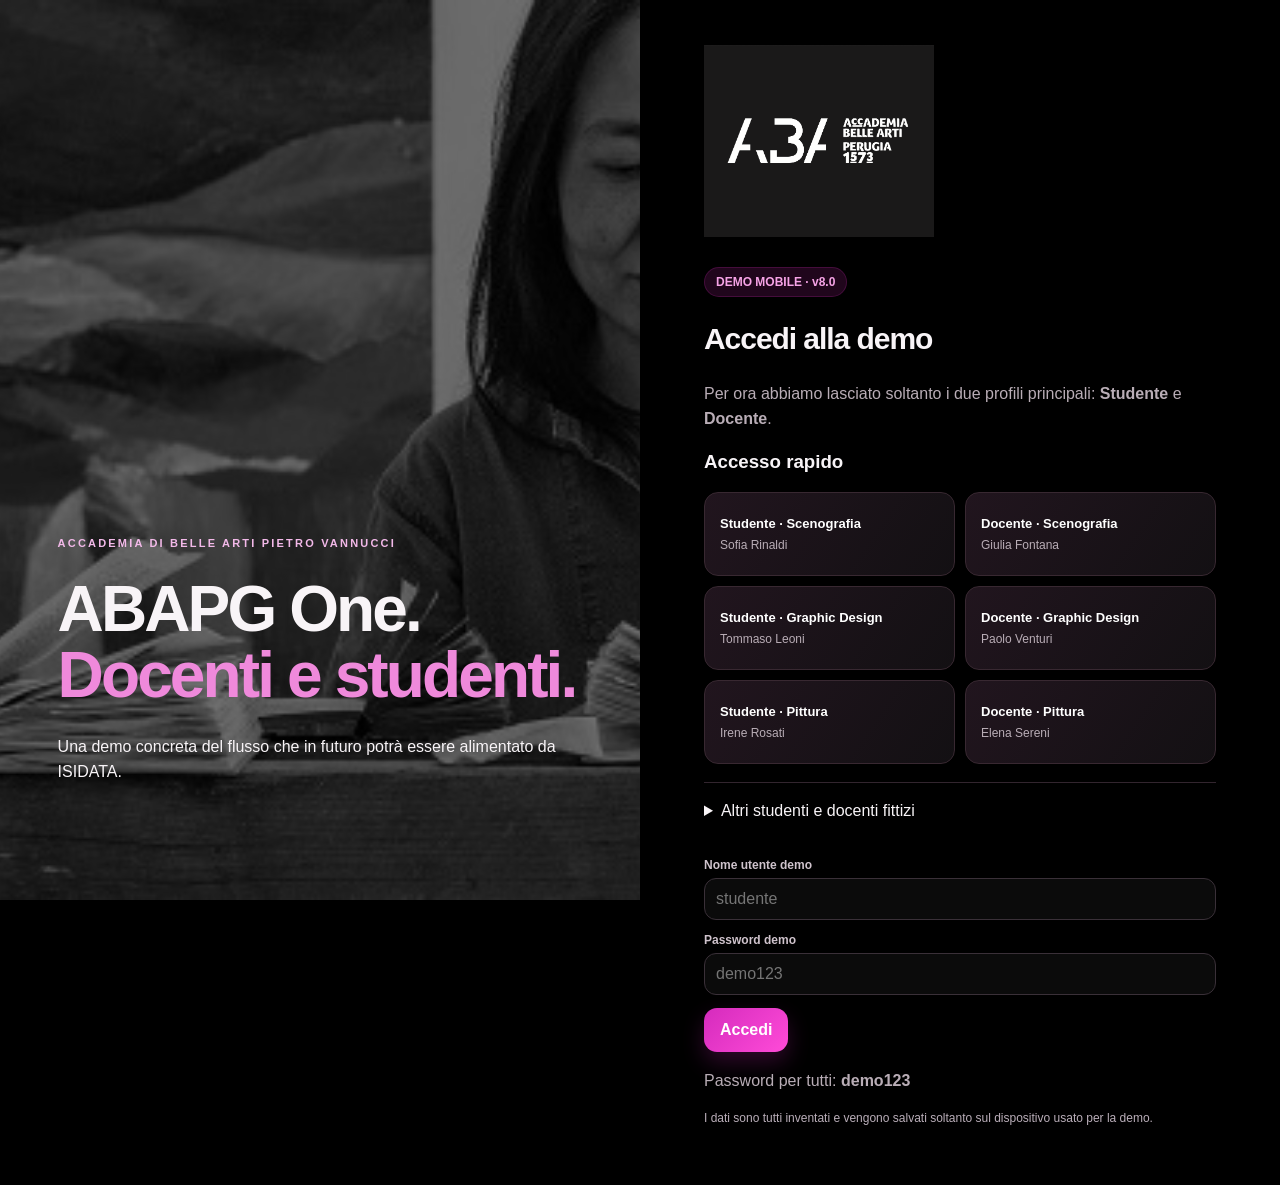
<file: index.html>
<!DOCTYPE html>
<html lang="it">
<head>
<meta charset="utf-8">
<meta name="viewport" content="width=device-width, initial-scale=1, viewport-fit=cover">
<title>ABAPG One — Demo Docente + Studente</title>
<meta name="theme-color" content="#000000">
<meta name="description" content="ABAPG One: demo mobile con accesso simulato per docenti e studenti.">
<meta name="apple-mobile-web-app-capable" content="yes">
<meta name="apple-mobile-web-app-status-bar-style" content="black-translucent">
<meta name="apple-mobile-web-app-title" content="ABAPG One">
<link rel="icon" type="image/png" href="assets/app-icon.png">
<link rel="apple-touch-icon" href="assets/apple-touch-icon.png">
<link rel="manifest" href="manifest.webmanifest">
<link rel="stylesheet" href="theme.css?v=8.0">
<link rel="stylesheet" href="app.css?v=8.0">
<script defer src="vendor/qrcode.js"></script>
<script defer src="vendor/jsQR.js"></script>
<script defer src="presence-core.js?v=8.0"></script>
<script defer src="mock-isidata.js?v=8.0"></script>
<script defer src="presence-ui.js?v=8.0"></script>
<script defer src="app-lite.js?v=8.0"></script>
</head>
<body>
<div id="appRoot"></div>
<noscript><p>Per usare la demo ABAPG One devi abilitare JavaScript.</p></noscript>
</body>
</html>
</file>
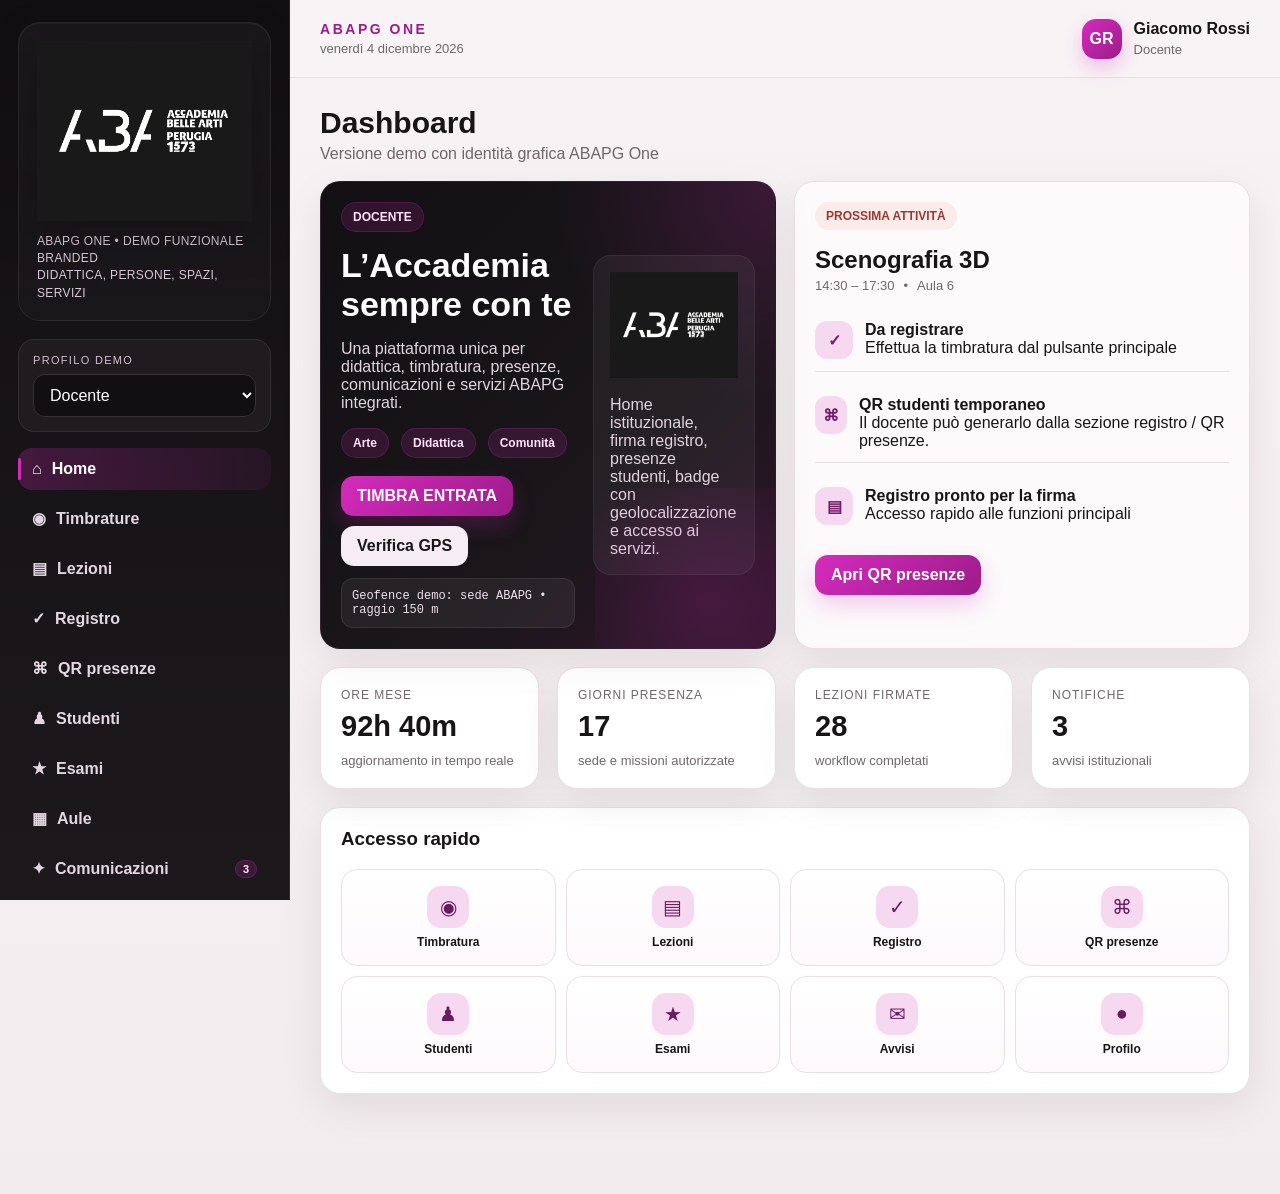
<file: ABAPG_One_GitHub_Pages/index.html>
<!DOCTYPE html>
<html lang="it">
<head>
<meta charset="utf-8" />
<meta name="viewport" content="width=device-width, initial-scale=1, viewport-fit=cover" />
<title>ABAPG One — Demo branded</title>
<link rel="icon" type="image/png" href="assets/app-icon.png" />
<style>
:root{
  --bg:#f5f1ef;
  --panel:#ffffff;
  --panel-soft:#fcfafb;
  --ink:#171515;
  --muted:#706768;
  --line:#eadfe2;
  --brand:#121012;
  --brand-2:#1b181b;
  --accent:#d52bbd;
  --accent-2:#9c1c89;
  --accent-soft:#f6d8f1;
  --ok:#357255;
  --warn:#a96d1e;
  --danger:#b23a31;
  --radius:20px;
  --shadow:0 12px 40px rgba(18,18,18,.08);
}
*{box-sizing:border-box}
body{margin:0;background:linear-gradient(180deg,#f7f2f4 0%,#f2ecee 100%);color:var(--ink);font-family:Inter,-apple-system,BlinkMacSystemFont,"Segoe UI",Roboto,Arial,sans-serif}
button,input,select,textarea{font:inherit} button{cursor:pointer} a{text-decoration:none;color:inherit}
.app{min-height:100vh;display:grid;grid-template-columns:290px 1fr}
.sidebar{position:sticky;top:0;height:100vh;background:linear-gradient(180deg,#120f12 0%,#1c181c 100%);color:#fff;padding:22px 18px;border-right:1px solid rgba(255,255,255,.08);overflow:auto}
.brandCard{padding:18px;border-radius:22px;background:linear-gradient(180deg,rgba(255,255,255,.04),rgba(255,255,255,.02));border:1px solid rgba(255,255,255,.07);margin-bottom:18px;box-shadow:inset 0 1px 0 rgba(255,255,255,.04)}
.brandLogo{width:100%;display:block;filter:drop-shadow(0 8px 24px rgba(0,0,0,.28))}
.brandSub{margin-top:12px;color:#d9c8d7;font-size:12px;line-height:1.45;letter-spacing:.03em;text-transform:uppercase}
.rolebox{padding:14px;background:#1f1b1f;border:1px solid rgba(255,255,255,.08);border-radius:16px;margin-bottom:16px}
.rolebox label{display:block;font-size:11px;color:#d2bfd0;margin-bottom:8px;text-transform:uppercase;letter-spacing:.12em}
.rolebox select{width:100%;background:#110f11;color:#fff;border:1px solid #373037;padding:11px 12px;border-radius:12px}
.nav{display:grid;gap:7px}
.nav button{position:relative;border:0;background:transparent;color:#e3d7e2;padding:12px 14px;border-radius:14px;text-align:left;font-weight:600;display:flex;align-items:center;gap:10px}
.nav button:hover,.nav button.active{background:linear-gradient(90deg,rgba(213,43,189,.24),rgba(213,43,189,.08));color:#fff}
.nav button.active:before{content:"";position:absolute;left:0;top:10px;bottom:10px;width:3px;border-radius:999px;background:var(--accent)}
.badge{margin-left:auto;background:rgba(213,43,189,.18);border:1px solid rgba(213,43,189,.24);color:#ffe9fb;padding:2px 7px;border-radius:999px;font-size:11px}
.sync{margin-top:18px;padding:14px;border-radius:16px;background:rgba(255,255,255,.04);border:1px solid rgba(255,255,255,.08);font-size:12px;color:#eadcea}
.sync .dot{display:inline-block;width:9px;height:9px;border-radius:50%;background:var(--accent);margin-right:7px;box-shadow:0 0 0 5px rgba(213,43,189,.12)}
.sync small{display:block;color:#cfbdcc;margin-top:5px;line-height:1.45}
.iconPreview{margin-top:16px;padding:12px;border-radius:16px;background:rgba(255,255,255,.035);border:1px solid rgba(255,255,255,.08);text-align:center}
.iconPreview img{width:72px;height:72px;border-radius:18px;box-shadow:0 12px 28px rgba(0,0,0,.35)}
.iconPreview span{display:block;margin-top:8px;font-size:11px;letter-spacing:.14em;color:#d0c3cf;text-transform:uppercase}
.main{min-width:0}.top{height:78px;display:flex;align-items:center;justify-content:space-between;padding:0 30px;border-bottom:1px solid var(--line);background:rgba(248,244,246,.9);backdrop-filter:blur(14px);position:sticky;top:0;z-index:10}
.topTitle{font-size:14px;letter-spacing:.18em;text-transform:uppercase;color:var(--accent-2);font-weight:700}.top .sub{font-size:13px;color:var(--muted);margin-top:4px}
.user{display:flex;align-items:center;gap:12px}.avatar{width:40px;height:40px;border-radius:14px;background:linear-gradient(135deg,var(--accent),var(--accent-2));color:white;display:grid;place-items:center;font-weight:800;box-shadow:0 8px 20px rgba(213,43,189,.28)}
.content{padding:28px 30px 100px;max-width:1500px;margin:auto}.grid{display:grid;gap:18px}.g2{grid-template-columns:repeat(2,minmax(0,1fr))}.g3{grid-template-columns:repeat(3,minmax(0,1fr))}.g4{grid-template-columns:repeat(4,minmax(0,1fr))}
.card{background:var(--panel);border:1px solid var(--line);border-radius:var(--radius);padding:20px;box-shadow:var(--shadow)}.card.soft{background:var(--panel-soft)}.card h2,.card h3{margin-top:0}
.hero{background:radial-gradient(circle at top right,rgba(213,43,189,.18),transparent 34%),linear-gradient(135deg,#121012 0%,#1a161a 64%,#31162c 100%);color:#fff;border:1px solid rgba(255,255,255,.06);overflow:hidden;position:relative}.hero:after{content:"";position:absolute;right:-40px;bottom:-60px;width:220px;height:220px;background:radial-gradient(circle,rgba(213,43,189,.16),rgba(213,43,189,0));pointer-events:none}.hero p{color:#e1d4df}
.heroSplit{display:grid;grid-template-columns:1.3fr .9fr;gap:18px;align-items:center}.heroVisual{padding:16px;border-radius:18px;background:rgba(255,255,255,.05);border:1px solid rgba(255,255,255,.06)}.heroLogo{max-width:280px;width:100%;display:block}.heroMeta{display:flex;gap:12px;flex-wrap:wrap;margin-top:16px}
.pill{display:inline-flex;align-items:center;gap:7px;padding:7px 11px;border-radius:999px;background:#eee;font-size:12px;font-weight:700}.pill.magenta{background:rgba(213,43,189,.15);color:#ffe3fb;border:1px solid rgba(213,43,189,.2)}.pill.green{background:#e8f2ed;color:#295f46}.pill.orange{background:#fff3e2;color:#8b5715}.pill.red{background:#f9ece9;color:#973a31}
.btn{border:0;border-radius:13px;padding:11px 16px;font-weight:700;transition:.18s transform,.18s box-shadow}.btn:hover{transform:translateY(-1px)}.btn.primary{background:linear-gradient(135deg,var(--accent),var(--accent-2));color:#fff;box-shadow:0 10px 22px rgba(213,43,189,.22)}.btn.success{background:var(--ok);color:#fff}.btn.danger{background:var(--danger);color:#fff}.btn.light{background:#f6edf4;color:#171717}.btn.outline{background:#fff;border:1px solid var(--line);color:var(--ink)}
.miniActions{display:flex;gap:10px;flex-wrap:wrap;margin-top:18px}.kpi .label{font-size:12px;color:var(--muted);text-transform:uppercase;letter-spacing:.08em}.kpi .value{font-size:29px;font-weight:800;margin-top:8px}.kpi .sub{margin-top:10px;color:var(--muted);font-size:13px}
.meta{display:flex;gap:9px;flex-wrap:wrap;color:var(--muted);font-size:13px}.geo{font-family:ui-monospace,SFMono-Regular,Menlo,monospace;font-size:12px;background:#faf5f9;border:1px solid #efd7eb;border-radius:12px;padding:10px;margin-top:12px;color:#453b43}.hero .geo{background:rgba(255,255,255,.06);border-color:rgba(255,255,255,.08);color:#ede1eb}
.table{width:100%;border-collapse:collapse}.table th,.table td{padding:12px 10px;border-bottom:1px solid var(--line);text-align:left}.table th{font-size:12px;color:var(--muted);text-transform:uppercase;letter-spacing:.06em}
.status{font-size:12px;font-weight:700;padding:5px 8px;border-radius:999px;display:inline-block}.status.ok{background:#e8f2ed;color:#295f46}.status.warn{background:#fff2de;color:#8a5416}.status.off{background:#f0f0ef;color:#5f5c57}
.attendance{display:flex;justify-content:space-between;align-items:center;padding:13px 0;border-bottom:1px solid var(--line)}.student{display:flex;gap:10px;align-items:center}.initial{width:36px;height:36px;border-radius:12px;background:#fae8f7;display:grid;place-items:center;font-weight:800;color:#631d57}
.toggle{width:48px;height:28px;border-radius:999px;border:0;background:#dccbd8;position:relative}.toggle:after{content:"";position:absolute;width:22px;height:22px;border-radius:50%;background:#fff;top:3px;left:3px;transition:.2s}.toggle.on{background:var(--ok)}.toggle.on:after{left:23px}
.field{margin:13px 0}.field label{display:block;font-size:12px;font-weight:700;color:#5b544a;margin-bottom:6px}.field input,.field textarea,.field select{width:100%;border:1px solid #e3cde0;border-radius:12px;padding:11px;background:white}.field textarea{min-height:95px}
.sectionTitle{margin-bottom:18px}.sectionTitle h2{margin:0;font-size:30px}.sectionTitle p{margin:5px 0 0;color:var(--muted)}
.notice{background:white;border:1px solid var(--line);border-left:4px solid var(--accent);border-radius:0 14px 14px 0;padding:14px;margin:12px 0}.room{display:flex;justify-content:space-between;gap:10px;align-items:center;padding:14px 0;border-bottom:1px solid var(--line)}
.modal{position:fixed;inset:0;background:rgba(12,12,12,.55);display:none;align-items:center;justify-content:center;padding:20px;z-index:20}.modal.open{display:flex}.modalbox{background:white;border-radius:24px;padding:22px;width:min(620px,100%);box-shadow:0 30px 80px rgba(0,0,0,.28)}.close{float:right;border:0;background:#f7eff5;border-radius:10px;padding:8px 10px}
.progress{height:9px;border-radius:999px;background:#f1e2ee;overflow:hidden}.progress span{display:block;height:100%;background:linear-gradient(90deg,var(--accent),var(--accent-2))}.quick{display:grid;grid-template-columns:repeat(4,1fr);gap:10px}.quick button{text-align:center;border:1px solid var(--line);background:linear-gradient(180deg,#fff,#fdf9fc);border-radius:16px;padding:16px 10px;color:var(--ink)}.quick strong{display:block;margin-top:7px;font-size:12px}.quick .ico{display:inline-grid;place-items:center;width:42px;height:42px;border-radius:14px;background:var(--accent-soft);color:#6a1b5f;font-size:20px}
.splitPanel{display:grid;grid-template-columns:1.2fr .8fr;gap:18px}.featureList{display:grid;gap:12px}.feature{display:flex;gap:12px;align-items:flex-start;padding:12px 0;border-bottom:1px solid var(--line)}.feature:last-child{border-bottom:0}.featureIcon{width:38px;height:38px;border-radius:12px;background:var(--accent-soft);display:grid;place-items:center;color:#741d69;font-weight:800}
.qrBox{display:grid;place-items:center;padding:18px;background:linear-gradient(180deg,#fff,#faf7fb);border:1px solid var(--line);border-radius:18px}.qrSvg{width:220px;height:220px;display:block;background:white;border-radius:12px;box-shadow:0 10px 24px rgba(0,0,0,.06)}.qrMeta{text-align:center;margin-top:12px}.qrTimer{font-size:34px;font-weight:800;color:var(--accent-2)}.cameraBox{border:2px dashed #d9b8d4;border-radius:20px;padding:26px;text-align:center;background:linear-gradient(180deg,#fff,#fdf9fc)}.cameraFrame{width:210px;height:210px;margin:0 auto 16px;border-radius:24px;border:8px solid #221d22;position:relative;background:linear-gradient(135deg,#f9e5f5,#fff)}.cameraFrame:before,.cameraFrame:after{content:"";position:absolute;border:4px solid var(--accent);width:34px;height:34px}.cameraFrame:before{top:12px;left:12px;border-right:0;border-bottom:0}.cameraFrame:after{bottom:12px;right:12px;border-left:0;border-top:0}.cameraCenter{position:absolute;inset:50% auto auto 50%;transform:translate(-50%,-50%);width:82px;height:82px;border-radius:20px;border:3px solid rgba(213,43,189,.55)}
.mobilebar{display:none}
@media(max-width:1120px){.app{grid-template-columns:270px 1fr}.g4,.g3{grid-template-columns:repeat(2,1fr)}.heroSplit,.splitPanel{grid-template-columns:1fr}}
@media(max-width:780px){.app{display:block}.sidebar{display:none}.top{height:auto;padding:16px 18px}.content{padding:18px 14px 92px}.g2,.g3,.g4,.quick{grid-template-columns:1fr}.sectionTitle h2{font-size:24px}.heroSplit{grid-template-columns:1fr}.mobilebar{position:fixed;bottom:0;left:0;right:0;background:rgba(255,255,255,.95);backdrop-filter:blur(10px);border-top:1px solid var(--line);display:grid;grid-template-columns:repeat(5,1fr);z-index:12;padding:8px 5px max(8px,env(safe-area-inset-bottom))}.mobilebar button{border:0;background:transparent;font-size:10px;padding:6px 2px;color:#5d5a54}.mobilebar span{display:block;font-size:18px}.user .name{display:none}.qrSvg{width:190px;height:190px}}
</style>
</head>
<body>
<div class="app">
  <aside class="sidebar">
    <div class="brandCard"><img class="brandLogo" src="assets/logo-completo.png" alt="Logo ABAPG" /><div class="brandSub">ABAPG One • demo funzionale branded<br>Didattica, persone, spazi, servizi</div></div>
    <div class="rolebox"><label>Profilo demo</label><select id="roleSelect"><option value="docente">Docente</option><option value="ata">Personale ATA</option><option value="studente">Studente</option><option value="segreteria">Segreteria</option><option value="admin">Amministratore</option></select></div>
    <nav class="nav" id="desktopNav"></nav>
    <div class="sync"><span class="dot"></span><b>ISIDATA — sandbox demo</b><small>Nessun dato reale viene trasmesso. Questa versione mostra anche il flusso QR per presenze studenti.</small></div>
    <div class="iconPreview"><img src="assets/app-icon.png" alt="Icona app" /><span>App icon</span></div>
  </aside>
  <main class="main">
    <header class="top"><div><div class="topTitle">ABAPG One</div><div class="sub" id="todayText"></div></div><div class="user"><div class="avatar" id="avatar">GR</div><div class="name"><b id="userName">Giacomo Rossi</b><div class="sub" id="roleLabel">Docente</div></div></div></header>
    <section class="content" id="content"></section>
  </main>
</div>
<nav class="mobilebar" id="mobileNav"></nav>
<div class="modal" id="modal"><div class="modalbox"><button class="close" onclick="closeModal()">✕</button><div id="modalContent"></div></div></div>
<script>
const state={role:localStorage.getItem('abapg_role')||'docente',clockedIn:localStorage.getItem('abapg_clocked')==='true',clockTime:localStorage.getItem('abapg_clock_time')||null,signedLesson:localStorage.getItem('abapg_signed_lesson')==='true',attendance:JSON.parse(localStorage.getItem('abapg_att')||'{"1":true,"2":true,"3":false,"4":true,"5":true,"6":false,"7":true,"8":true}'),page:'home'};
const users={docente:{name:'Giacomo Rossi',initials:'GR',label:'Docente'},ata:{name:'Laura Bianchi',initials:'LB',label:'Personale ATA'},studente:{name:'Matteo Verdi',initials:'MV',label:'Studente'},segreteria:{name:'Elena Conti',initials:'EC',label:'Segreteria'},admin:{name:'Amministratore ABAPG',initials:'AA',label:'Amministratore'}};
const menus={docente:[['home','⌂','Home'],['presenze','◉','Timbrature'],['lezioni','▤','Lezioni'],['registro','✓','Registro'],['qrDocente','⌘','QR presenze'],['studenti','♟','Studenti'],['esami','★','Esami'],['aule','▦','Aule'],['comunicazioni','✦','Comunicazioni'],['profilo','●','Profilo']],ata:[['home','⌂','Home'],['presenze','◉','Timbrature'],['richieste','▤','Ferie e permessi'],['documenti','▣','Documenti'],['comunicazioni','✦','Comunicazioni'],['profilo','●','Profilo']],studente:[['home','⌂','Home'],['lezioni','▤','Lezioni'],['firmaQr','⌘','Firma lezione QR'],['presenzeStud','✓','Presenze'],['esami','★','Esami'],['piano','▦','Piano studi'],['pagamenti','€','Pagamenti'],['documenti','▣','Documenti'],['comunicazioni','✦','Comunicazioni'],['profilo','●','Profilo']],segreteria:[['home','⌂','Cruscotto'],['persone','♟','Persone'],['didattica','▤','Didattica'],['presenze','◉','Presenze'],['aule','▦','Aule'],['comunicazioni','✦','Comunicazioni'],['report','▣','Report'],['profilo','●','Profilo']],admin:[['home','⌂','Cruscotto'],['utenti','♟','Utenti e ruoli'],['integrazioni','⇄','Integrazioni'],['presenze','◉','Presenze'],['aule','▦','Aule'],['comunicazioni','✦','Comunicazioni'],['audit','▣','Audit log'],['config','⚙','Configurazione']]};
const students=[['1','Alessia Rossi','AB1234'],['2','Luca Bianchi','AB1251'],['3','Giulia Verdi','AB1272'],['4','Marco Neri','AB1290'],['5','Sara Conti','AB1304'],['6','Davide Moretti','AB1311'],['7','Elisa Ricci','AB1328'],['8','Andrea Galli','AB1340']];
document.getElementById('todayText').textContent=new Intl.DateTimeFormat('it-IT',{weekday:'long',day:'numeric',month:'long',year:'numeric'}).format(new Date());
function nav(){const items=menus[state.role];document.getElementById('desktopNav').innerHTML=items.map(x=>`<button class="${state.page===x[0]?'active':''}" onclick="go('${x[0]}')"><span>${x[1]}</span>${x[2]}${x[0]==='comunicazioni'?'<span class="badge">3</span>':''}</button>`).join('');document.getElementById('mobileNav').innerHTML=items.slice(0,5).map(x=>`<button onclick="go('${x[0]}')"><span>${x[1]}</span>${x[2]}</button>`).join('')}
function setRole(role){state.role=role;state.page='home';localStorage.setItem('abapg_role',role);const u=users[role];document.getElementById('userName').textContent=u.name;document.getElementById('avatar').textContent=u.initials;document.getElementById('roleLabel').textContent=u.label;document.getElementById('roleSelect').value=role;nav();render()}
document.getElementById('roleSelect').addEventListener('change',e=>setRole(e.target.value));
function go(p){state.page=p;nav();render();window.scrollTo({top:0,behavior:'smooth'})}
function title(t,s=''){return `<div class="sectionTitle"><h2>${t}</h2>${s?`<p>${s}</p>`:''}</div>`}
function render(){document.getElementById('content').innerHTML=(pages[state.page]||pages.home)()}
function clock(){const now=new Date();if(!state.clockedIn){state.clockedIn=true;state.clockTime=now.toLocaleTimeString('it-IT',{hour:'2-digit',minute:'2-digit'})}else{state.clockedIn=false}localStorage.setItem('abapg_clocked',state.clockedIn);if(state.clockTime)localStorage.setItem('abapg_clock_time',state.clockTime);render()}
function geo(){const el=document.getElementById('geoResult');if(!el)return;if(!navigator.geolocation){el.textContent='Geolocalizzazione non supportata. Modalità demo: sede verificata.';return}el.textContent='Richiesta posizione in corso…';navigator.geolocation.getCurrentPosition(p=>el.textContent=`Posizione rilevata • lat ${p.coords.latitude.toFixed(5)}, lon ${p.coords.longitude.toFixed(5)} • precisione ±${Math.round(p.coords.accuracy)} m`,e=>el.textContent='Permesso GPS non disponibile. Modalità demo: geofence simulato attivo.')}
function signLesson(){state.signedLesson=true;localStorage.setItem('abapg_signed_lesson','true');render()}
function toggleStudent(id){state.attendance[id]=!state.attendance[id];localStorage.setItem('abapg_att',JSON.stringify(state.attendance));render()}
function openModal(html){document.getElementById('modalContent').innerHTML=html;document.getElementById('modal').classList.add('open')}
function closeModal(){document.getElementById('modal').classList.remove('open')}
function fakeSave(msg='Operazione salvata in demo'){closeModal();alert(msg)}
function pct(){const vals=Object.values(state.attendance);return Math.round(vals.filter(Boolean).length/vals.length*100)}
function qrSVG(seed='ABAPG-QR'){const size=29; let cells=''; for(let y=0;y<size;y++){ for(let x=0;x<size;x++){ let finder=(x<7&&y<7)||(x>21&&y<7)||(x<7&&y>21); let border=(x<8&&y<8)||(x>20&&y<8)||(x<8&&y>20); let on=false; if(finder){ on = (x===0||x===6||y===0||y===6||((x>=2&&x<=4)&&(y>=2&&y<=4))); } else if(border){ on=false; } else { let v=(x*y + x + y + seed.length + seed.charCodeAt((x+y)%seed.length))%7; on=(v===0||v===2||v===4); } if(on) cells += `<rect x="${x*8}" y="${y*8}" width="8" height="8" rx="1.1" fill="#111"/>`; }} return `<svg class="qrSvg" viewBox="0 0 232 232" xmlns="http://www.w3.org/2000/svg"><rect width="232" height="232" rx="14" fill="#fff"/>${cells}<rect x="88" y="88" width="56" height="56" rx="12" fill="#d52bbd"/><text x="116" y="121" text-anchor="middle" font-size="16" font-family="Arial" fill="#fff" font-weight="700">ABA</text></svg>`; }
function qrDocenteModal(){const token='REG-'+Math.random().toString(36).slice(2,8).toUpperCase();return `<h2>QR temporaneo presenze</h2><p>Valido per la lezione in corso. Durata demo: 60 secondi.</p><div class="qrBox">${qrSVG(token)}<div class="qrMeta"><div class="qrTimer">00:60</div><div><b>Token:</b> ${token}</div><div class="sub">Lezione: Scenografia 3D • Aula 6</div></div></div><div class="featureList" style="margin-top:12px"><div class="feature"><div class="featureIcon">✓</div><div><b>Temporaneo</b><div class="sub">Il codice cambia a intervalli definiti.</div></div></div><div class="feature"><div class="featureIcon">⌘</div><div><b>Presenza firmata</b><div class="sub">Lo studente lo inquadra e conferma la lezione.</div></div></div></div><div style="margin-top:16px"><button class="btn primary" onclick="fakeSave('Nuovo QR generato in demo')">Rigenera QR</button></div>`}
function studentQrModal(){return `<h2>Conferma presenza studente</h2><p>Lo studente inquadra il QR generato dal docente e conferma la presenza alla lezione.</p><div class="cameraBox"><div class="cameraFrame"><div class="cameraCenter"></div></div><button class="btn primary" onclick="fakeSave('Presenza confermata in demo')">Simula scansione QR</button><div class="sub" style="margin-top:10px">Funzione finale: apertura fotocamera iPhone / Android e lettura del QR temporaneo.</div></div>`}
const pages={
home:()=>{if(state.role==='studente')return studentHome();if(state.role==='segreteria'||state.role==='admin')return adminHome();return `${title('Dashboard','Versione demo con identità grafica ABAPG One')}<div class="grid g2"><div class="card hero"><div class="heroSplit"><div><span class="pill magenta">${state.role==='docente'?'DOCENTE':'PERSONALE ATA'}</span><h2 style="font-size:34px;margin:14px 0 8px">L’Accademia sempre con te</h2><p>Una piattaforma unica per didattica, timbratura, presenze, comunicazioni e servizi ABAPG integrati.</p><div class="heroMeta"><span class="pill magenta">Arte</span><span class="pill magenta">Didattica</span><span class="pill magenta">Comunità</span></div><div class="miniActions"><button class="btn ${state.clockedIn?'danger':'primary'}" onclick="clock()">${state.clockedIn?'TIMBRA USCITA':'TIMBRA ENTRATA'}</button><button class="btn light" onclick="geo()">Verifica GPS</button></div><div id="geoResult" class="geo">Geofence demo: sede ABAPG • raggio 150 m</div></div><div class="heroVisual"><img class="heroLogo" src="assets/logo-completo.png" alt="ABAPG" /><p style="margin:18px 0 0">Home istituzionale, firma registro, presenze studenti, badge con geolocalizzazione e accesso ai servizi.</p></div></div></div><div class="card soft"><span class="pill red">PROSSIMA ATTIVITÀ</span><h2 style="margin:16px 0 4px">${state.role==='docente'?'Scenografia 3D':'Servizio amministrativo'}</h2><div class="meta"><span>14:30 – 17:30</span><span>•</span><span>${state.role==='docente'?'Aula 6':'Uffici amministrativi'}</span></div><div class="featureList" style="margin-top:16px"><div class="feature"><div class="featureIcon">✓</div><div><b>${state.clockedIn?'Presenza registrata':'Da registrare'}</b><div class="sub">${state.clockedIn?('Ingresso ore '+(state.clockTime||'08:24')):'Effettua la timbratura dal pulsante principale'}</div></div></div><div class="feature"><div class="featureIcon">⌘</div><div><b>QR studenti temporaneo</b><div class="sub">Il docente può generarlo dalla sezione registro / QR presenze.</div></div></div><div class="feature"><div class="featureIcon">▤</div><div><b>${state.role==='docente'?'Registro pronto per la firma':'Richieste e fascicolo disponibili'}</b><div class="sub">Accesso rapido alle funzioni principali</div></div></div></div><div style="margin-top:18px">${state.role==='docente'?`<button class="btn primary" onclick="go('qrDocente')">Apri QR presenze</button>`:`<button class="btn primary" onclick="go('richieste')">Apri richieste</button>`}</div></div></div><div class="grid g4" style="margin-top:18px"><div class="card kpi"><div class="label">Ore mese</div><div class="value">92h 40m</div><div class="sub">aggiornamento in tempo reale</div></div><div class="card kpi"><div class="label">Giorni presenza</div><div class="value">17</div><div class="sub">sede e missioni autorizzate</div></div><div class="card kpi"><div class="label">${state.role==='docente'?'Lezioni firmate':'Richieste aperte'}</div><div class="value">${state.role==='docente'?'28':'2'}</div><div class="sub">workflow completati</div></div><div class="card kpi"><div class="label">Notifiche</div><div class="value">3</div><div class="sub">avvisi istituzionali</div></div></div><div class="card" style="margin-top:18px"><h3>Accesso rapido</h3><div class="quick"><button onclick="go('presenze')"><span class="ico">◉</span><strong>Timbratura</strong></button><button onclick="go('lezioni')"><span class="ico">▤</span><strong>Lezioni</strong></button><button onclick="go('registro')"><span class="ico">✓</span><strong>Registro</strong></button><button onclick="go('qrDocente')"><span class="ico">⌘</span><strong>QR presenze</strong></button><button onclick="go('studenti')"><span class="ico">♟</span><strong>Studenti</strong></button><button onclick="go('esami')"><span class="ico">★</span><strong>Esami</strong></button><button onclick="go('comunicazioni')"><span class="ico">✉</span><strong>Avvisi</strong></button><button onclick="go('profilo')"><span class="ico">●</span><strong>Profilo</strong></button></div></div>`},
presenze:()=>`${title('Timbrature','Presenze personali con geofence e storico')}<div class="grid g2"><div class="card hero"><h3>Timbratura di oggi</h3><span class="pill ${state.clockedIn?'green':'orange'}">${state.clockedIn?'PRESENTE IN SEDE':'NON TIMBRATO'}</span><div style="font-size:42px;font-weight:800;margin:18px 0">${state.clockedIn?(state.clockTime||'08:24'):'—:—'}</div><button class="btn ${state.clockedIn?'danger':'primary'}" onclick="clock()">${state.clockedIn?'Registra uscita':'Registra entrata'}</button> <button class="btn light" onclick="geo()">Controlla posizione</button><div id="geoResult" class="geo">Controllo demo: GPS + geofence + dispositivo associato</div></div><div class="card soft"><h3>Regole timbratura</h3><div class="featureList"><div class="feature"><div class="featureIcon">✓</div><div><b>Posizione solo all’evento</b><div class="sub">Nessun tracciamento continuo nella demo.</div></div></div><div class="feature"><div class="featureIcon">⌂</div><div><b>Geofence per sede</b><div class="sub">Raggio configurabile per ciascun edificio.</div></div></div><div class="feature"><div class="featureIcon">⚑</div><div><b>Missioni autorizzate</b><div class="sub">Eccezioni tracciate con audit.</div></div></div></div></div></div><div class="card" style="margin-top:18px"><h3>Storico recente</h3><table class="table"><tr><th>Data</th><th>Entrata</th><th>Uscita</th><th>Totale</th><th>Stato</th></tr><tr><td>06/10/2026</td><td>08:26</td><td>15:02</td><td>6h 36m</td><td><span class="status ok">Regolare</span></td></tr><tr><td>05/10/2026</td><td>08:31</td><td>14:29</td><td>5h 58m</td><td><span class="status ok">Regolare</span></td></tr><tr><td>02/10/2026</td><td>09:04</td><td>16:18</td><td>7h 14m</td><td><span class="status warn">Nota</span></td></tr></table></div>`,
lezioni:()=>`${title('Lezioni','Calendario didattico personale')}<div class="card"><table class="table"><tr><th>Ora</th><th>Insegnamento</th><th>Aula</th><th>Stato</th><th></th></tr><tr><td>09:00–12:00</td><td>Modellazione 3D</td><td>Aula 4</td><td><span class="status ok">Firmata</span></td><td><button class="btn outline" onclick="go('${state.role==='studente'?'firmaQr':'registro'}')">${state.role==='studente'?'QR presenza':'Registro'}</button></td></tr><tr><td>14:30–17:30</td><td>Scenografia 3D</td><td>Aula 6</td><td><span class="status warn">${state.role==='studente'?'In attesa QR':'Da firmare'}</span></td><td><button class="btn primary" onclick="go('${state.role==='studente'?'firmaQr':'registro'}')">${state.role==='studente'?'Apri QR':'Apri'}</button></td></tr><tr><td>17:30–19:00</td><td>Ricevimento</td><td>Studio 2</td><td><span class="status off">Programmato</span></td><td></td></tr></table></div>`,
registro:()=>`${title('Registro lezione','Scenografia 3D • 14:30–17:30 • Aula 6')}<div class="splitPanel"><div class="card"><h3>Firma lezione</h3><div class="meta"><span>Corso: Diploma accademico</span><span>•</span><span>AA 2026/27</span></div><div class="field"><label>Argomento svolto</label><textarea>Introduzione alla modellazione procedurale e gestione delle scene 3D.</textarea></div><div class="field"><label>Note</label><textarea placeholder="Annotazioni facoltative"></textarea></div><div class="miniActions"><button class="btn ${state.signedLesson?'success':'primary'}" onclick="signLesson()">${state.signedLesson?'✓ Lezione firmata':'Firma inizio lezione'}</button><button class="btn outline" onclick="openModal(qrDocenteModal())">Genera QR temporaneo</button></div></div><div class="card soft"><h3>Riepilogo presenze</h3><div style="font-size:44px;font-weight:800">${Object.values(state.attendance).filter(Boolean).length}/${students.length}</div><p class="sub">studenti presenti</p><div class="progress"><span style="width:${pct()}%"></span></div><p><b>${pct()}%</b> presenza nella lezione</p><div class="featureList"><div class="feature"><div class="featureIcon">⌘</div><div><b>QR a tempo per gli studenti</b><div class="sub">Il codice si rigenera e riduce firme improprie.</div></div></div><div class="feature"><div class="featureIcon">⟲</div><div><b>Sincronizzazione futura con ISIDATA</b><div class="sub">Registro, studenti iscritti e presenze.</div></div></div></div></div></div><div class="card" style="margin-top:18px"><h3>Presenze studenti</h3>${students.map(s=>`<div class="attendance"><div class="student"><div class="initial">${s[1].split(' ').map(x=>x[0]).join('')}</div><div><b>${s[1]}</b><div class="sub">${s[2]}</div></div></div><button class="toggle ${state.attendance[s[0]]?'on':''}" onclick="toggleStudent('${s[0]}')"></button></div>`).join('')}</div>`,
qrDocente:()=>`${title('QR presenze studenti','Generazione di QR code temporanei per la firma presenza')}<div class="grid g2"><div class="card hero"><h3>Genera QR temporaneo</h3><p>Il docente apre questa schermata in aula, genera un codice a tempo e lo mostra agli studenti per la firma della presenza.</p><div class="miniActions"><button class="btn primary" onclick="openModal(qrDocenteModal())">Genera QR</button><button class="btn light" onclick="go('registro')">Vai al registro</button></div><div class="geo">Demo: durata 60 secondi • associato a lezione, aula e docente</div></div><div class="card soft"><h3>Flusso previsto</h3><div class="featureList"><div class="feature"><div class="featureIcon">1</div><div><b>Docente genera il QR</b><div class="sub">Legato alla lezione attiva e con durata limitata.</div></div></div><div class="feature"><div class="featureIcon">2</div><div><b>Studente lo scansiona</b><div class="sub">Direttamente dall’app ABAPG One su iPhone o Android.</div></div></div><div class="feature"><div class="featureIcon">3</div><div><b>Presenza registrata</b><div class="sub">L’evento viene scritto nel registro presenze studenti.</div></div></div></div></div></div>`,
studenti:()=>`${title('Studenti','Elenco studenti e situazione frequenze')}<div class="card"><table class="table"><tr><th>Studente</th><th>Matricola</th><th>Frequenza</th><th>Stato</th></tr>${students.map((s,i)=>`<tr><td>${s[1]}</td><td>${s[2]}</td><td>${[82,91,68,77,95,72,88,84][i]}%</td><td><span class="status ${i===2?'warn':'ok'}">${i===2?'Da verificare':'Regolare'}</span></td></tr>`).join('')}</table></div>`,
firmaQr:()=>`${title('Firma lezione con QR code','Lo studente conferma la presenza inquadrando il QR temporaneo del docente')}<div class="grid g2"><div class="card"><div class="cameraBox"><div class="cameraFrame"><div class="cameraCenter"></div></div><button class="btn primary" onclick="openModal(studentQrModal())">Apri scanner QR</button><div class="sub" style="margin-top:10px">Su smartphone l’app aprirà la fotocamera per leggere il QR.</div></div></div><div class="card soft"><h3>Lezione attesa</h3><p><b>Scenografia 3D</b></p><p>Giovedì 16 ottobre 2026 • Aula 6</p><div class="featureList"><div class="feature"><div class="featureIcon">⌘</div><div><b>QR temporaneo</b><div class="sub">Valido solo per pochi secondi/minuti.</div></div></div><div class="feature"><div class="featureIcon">✓</div><div><b>Firma presenza</b><div class="sub">Dopo la scansione, la presenza viene associata allo studente.</div></div></div><div class="feature"><div class="featureIcon">⚑</div><div><b>Controlli possibili</b><div class="sub">Orario, aula, lezione, eventuale geolocalizzazione o device.</div></div></div></div></div></div>`,
esami:()=>`${title('Esami','Appelli, iscritti e verbalizzazione')}<div class="grid g3"><div class="card"><span class="pill red">PROSSIMO APPELLO</span><h3 style="margin-top:14px">Scenografia 3D</h3><p>20 ottobre 2026 • 09:30</p><p>18 studenti prenotati</p><button class="btn primary" onclick="openModal(examModal())">Apri appello</button></div><div class="card kpi"><div class="label">Appelli attivi</div><div class="value">2</div><div class="sub">sessione autunnale</div></div><div class="card kpi"><div class="label">Verbali da chiudere</div><div class="value">1</div><div class="sub">procedura guidata</div></div></div>`,
aule:()=>`${title('Aule e spazi','Disponibilità e prenotazioni')}<div class="card">${[['Aula Magna','Libera'],['Aula 1','Occupata fino alle 16:30'],['Aula 4','Libera'],['Aula 6','Prenotata 14:30–17:30'],['Laboratorio 3D','Libero']].map(r=>`<div class="room"><div><b>${r[0]}</b><div class="sub">${r[1]}</div></div><button class="btn outline" onclick="openModal(roomModal('${r[0]}'))">Prenota</button></div>`).join('')}</div>`,
comunicazioni:()=>`${title('Comunicazioni','Avvisi istituzionali e notifiche push')}<div class="notice"><b>Convocazione Consiglio Accademico</b><p>15 ottobre 2026 • ore 10:30 • Aula Magna</p><small>Segreteria Direzione</small></div><div class="notice"><b>Aggiornamento calendario lezioni</b><p>Disponibile una nuova versione del calendario.</p><small>Didattica</small></div><div class="notice"><b>Open Day e orientamento</b><p>Programmazione attività e materiali informativi disponibili.</p><small>Ufficio orientamento</small></div>${state.role==='segreteria'||state.role==='admin'?'<button class="btn primary" onclick="openModal(messageModal())">Nuova comunicazione</button>':''}`,
profilo:()=>`${title('Profilo','Identità digitale e sicurezza')}<div class="grid g2"><div class="card"><h3>${users[state.role].name}</h3><p>${users[state.role].label}</p><p>ID demo: ABAPG-00127</p><span class="status ok">Dispositivo associato</span></div><div class="card soft"><h3>Sicurezza</h3><p>SSO: predisposto</p><p>MFA: predisposto</p><p>Ultimo accesso: oggi</p></div></div>`,
richieste:()=>`${title('Ferie e permessi','Richieste personali e workflow approvativo')}<div class="card"><table class="table"><tr><th>Tipo</th><th>Periodo</th><th>Stato</th></tr><tr><td>Permesso breve</td><td>09/10 • 2h</td><td><span class="status warn">In approvazione</span></td></tr><tr><td>Ferie</td><td>02–03/11</td><td><span class="status ok">Approvata</span></td></tr></table><br><button class="btn primary" onclick="openModal(requestModal())">Nuova richiesta</button></div>`,
documenti:()=>`${title('Documenti','Fascicolo digitale')}<div class="card"><div class="room"><div><b>Contratto / incarico</b><div class="sub">PDF • aggiornato 01/09/2026</div></div><button class="btn outline">Apri</button></div><div class="room"><div><b>Certificazione servizio</b><div class="sub">PDF • 12/07/2026</div></div><button class="btn outline">Apri</button></div></div>`,
presenzeStud:()=>`${title('Le mie presenze','Frequenza per insegnamento')}<div class="grid g3">${[['Scenografia','84%'],['Storia dell’arte','92%'],['Tecniche 3D','78%']].map(x=>`<div class="card"><h3>${x[0]}</h3><div style="font-size:32px;font-weight:800">${x[1]}</div><div class="progress"><span style="width:${x[1]}"></span></div></div>`).join('')}</div>`,
piano:()=>`${title('Piano di studi','Attività formative e crediti')}<div class="card"><table class="table"><tr><th>Insegnamento</th><th>CFA</th><th>Stato</th></tr><tr><td>Scenografia</td><td>12</td><td><span class="status ok">Attivo</span></td></tr><tr><td>Storia dell’arte</td><td>6</td><td><span class="status ok">Attivo</span></td></tr></table></div>`,
pagamenti:()=>`${title('Pagamenti','Tasse, contributi e PagoPA')}<div class="card"><table class="table"><tr><th>Voce</th><th>Importo</th><th>Scadenza</th><th>Stato</th></tr><tr><td>Contributo accademico</td><td>€ 320</td><td>30/10/2026</td><td><span class="status warn">Da pagare</span></td></tr><tr><td>Tassa regionale</td><td>€ 140</td><td>15/09/2026</td><td><span class="status ok">Pagata</span></td></tr></table></div>`,
persone:()=>`${title('Persone','Ricerca unificata')}<div class="card"><div class="field"><input placeholder="Cerca nome, matricola, codice…"></div><p>Demo anagrafiche centralizzate.</p></div>`,
didattica:()=>`${title('Didattica','Corsi, insegnamenti, calendari e registri')}<div class="grid g4"><div class="card kpi"><div class="label">Corsi</div><div class="value">14</div></div><div class="card kpi"><div class="label">Insegnamenti</div><div class="value">126</div></div><div class="card kpi"><div class="label">Lezioni oggi</div><div class="value">38</div></div><div class="card kpi"><div class="label">Registri aperti</div><div class="value">11</div></div></div>`,
report:()=>`${title('Report','Esportazioni operative')}<div class="card"><p>• Presenze personale</p><p>• Frequenze studenti</p><p>• Attività didattiche</p><p>• Occupazione aule</p><button class="btn primary">Genera report demo</button></div>`,
utenti:()=>`${title('Utenti e ruoli','Accessi e autorizzazioni')}<div class="card"><table class="table"><tr><th>Ruolo</th><th>Utenti</th><th>Policy</th></tr><tr><td>Docenti</td><td>84</td><td>Registro + didattica</td></tr><tr><td>ATA</td><td>31</td><td>Presenze + fascicolo</td></tr><tr><td>Studenti</td><td>712</td><td>Carriera + servizi</td></tr></table></div>`,
integrazioni:()=>`${title('Integrazioni','Connettori e servizi esterni')}<div class="grid g2"><div class="card"><h3>ISIDATA</h3><span class="status warn">Sandbox / API da definire</span><p>Predisposti: autenticazione, anagrafiche, didattica, registro, presenze, esami, fascicolo, aulario.</p></div><div class="card soft"><h3>Notifiche push</h3><span class="status ok">Demo attiva</span><p>Target per ruolo, corso o utente.</p></div></div>`,
audit:()=>`${title('Audit log','Tracciamento operazioni sensibili')}<div class="card"><table class="table"><tr><th>Ora</th><th>Utente</th><th>Azione</th><th>Esito</th></tr><tr><td>15:42</td><td>ABAPG-00127</td><td>Accesso</td><td><span class="status ok">OK</span></td></tr><tr><td>14:31</td><td>ABAPG-00451</td><td>Firma lezione</td><td><span class="status ok">OK</span></td></tr></table></div>`,
config:()=>`${title('Configurazione','Parametri istituzionali')}<div class="grid g2"><div class="card"><h3>Geofence</h3><div class="field"><label>Raggio sede</label><input value="150 m"></div><div class="field"><label>Precisione minima</label><input value="30 m"></div><div class="field"><label>Colore CTA</label><input value="Magenta ABAPG"></div><button class="btn primary">Salva</button></div><div class="card soft"><h3>Branding</h3><p>Questa demo usa logo ABAPG, icona dedicata e tasti magenta come richiesto.</p></div></div>`};
function studentHome(){return `${title('Home studente','Servizi personali e carriera')}<div class="grid g2"><div class="card hero"><span class="pill magenta">STUDENTE</span><h2 style="font-size:32px;margin:14px 0 8px">Ciao, Matteo</h2><p>Hai una lezione tra 38 minuti. Puoi firmare la presenza inquadrando il QR temporaneo del docente.</p><div class="miniActions"><button class="btn light" onclick="go('lezioni')">Vedi calendario</button><button class="btn primary" onclick="go('firmaQr')">Firma lezione QR</button></div></div><div class="card soft"><span class="pill red">PROSSIMA LEZIONE</span><h2 style="margin-top:14px">Scenografia</h2><p>17:00–19:00 • Aula 3</p><p><b>Frequenza: 84%</b></p><div class="progress"><span style="width:84%"></span></div><div style="margin-top:16px"><button class="btn primary" onclick="go('firmaQr')">Apri scanner QR</button></div></div></div><div class="grid g4" style="margin-top:18px"><div class="card kpi"><div class="label">CFA acquisiti</div><div class="value">62</div></div><div class="card kpi"><div class="label">Media</div><div class="value">27,4</div></div><div class="card kpi"><div class="label">Esami prenotati</div><div class="value">2</div></div><div class="card kpi"><div class="label">Notifiche</div><div class="value">3</div></div></div>`}
function adminHome(){return `${title(state.role==='admin'?'Cruscotto amministratore':'Cruscotto segreteria','Controllo operativo della piattaforma')}<div class="grid g4"><div class="card kpi"><div class="label">Presenti oggi</div><div class="value">91</div></div><div class="card kpi"><div class="label">Lezioni oggi</div><div class="value">38</div></div><div class="card kpi"><div class="label">Anomalie presenze</div><div class="value">4</div></div><div class="card kpi"><div class="label">Utenti attivi</div><div class="value">839</div></div></div><div class="grid g2" style="margin-top:18px"><div class="card hero"><h3>Stato servizi</h3><p><span class="status ok">ABAPG One attivo</span></p><p><span class="status warn">ISIDATA sandbox</span></p><p><span class="status ok">Notifiche push attive</span></p></div><div class="card soft"><h3>Attività recente</h3><p>14:31 • Lezione firmata</p><p>14:28 • Timbratura docente</p><p>14:22 • QR presenze generato</p></div></div>`}
function examModal(){return `<h2>Appello Scenografia 3D</h2><p>20 ottobre 2026 • 18 iscritti</p><div class="field"><label>Studente</label><select><option>Alessia Rossi</option><option>Luca Bianchi</option></select></div><div class="field"><label>Voto</label><input placeholder="es. 28"></div><button class="btn primary" onclick="fakeSave('Esito salvato in demo')">Salva esito</button>`}
function roomModal(room){return `<h2>Prenota ${room}</h2><div class="field"><label>Data</label><input type="date" value="2026-10-08"></div><div class="field"><label>Orario</label><input value="14:30 – 17:30"></div><button class="btn primary" onclick="fakeSave('Prenotazione salvata in demo')">Conferma</button>`}
function messageModal(){return `<h2>Nuova comunicazione</h2><div class="field"><label>Destinatari</label><select><option>Tutti</option><option>Docenti</option><option>ATA</option><option>Studenti</option></select></div><div class="field"><label>Titolo</label><input></div><div class="field"><label>Messaggio</label><textarea></textarea></div><button class="btn primary" onclick="fakeSave('Comunicazione inviata in demo')">Invia</button>`}
function requestModal(){return `<h2>Nuova richiesta</h2><div class="field"><label>Tipologia</label><select><option>Permesso breve</option><option>Ferie</option><option>Missione</option></select></div><div class="field"><label>Periodo</label><input placeholder="es. 12/10/2026 • 2h"></div><button class="btn primary" onclick="fakeSave('Richiesta inviata in demo')">Invia</button>`}
setRole(state.role);
</script>
</body>
</html>
</file>
<file: theme.css>
:root{
  --bg:#f5f1ef;
  --panel:#ffffff;
  --panel-soft:#fcfafb;
  --ink:#171515;
  --muted:#706768;
  --line:#eadfe2;
  --brand:#121012;
  --brand-2:#1b181b;
  --accent:#d52bbd;
  --accent-2:#9c1c89;
  --accent-soft:#f6d8f1;
  --ok:#357255;
  --warn:#a96d1e;
  --danger:#b23a31;
  --radius:20px;
  --shadow:0 12px 40px rgba(18,18,18,.08);
}
*{box-sizing:border-box}
body{margin:0;background:linear-gradient(180deg,#f7f2f4 0%,#f2ecee 100%);color:var(--ink);font-family:Inter,-apple-system,BlinkMacSystemFont,"Segoe UI",Roboto,Arial,sans-serif}
button,input,select,textarea{font:inherit} button{cursor:pointer} a{text-decoration:none;color:inherit}
.app{min-height:100vh;display:grid;grid-template-columns:290px 1fr}
.sidebar{position:sticky;top:0;height:100vh;background:linear-gradient(180deg,#120f12 0%,#1c181c 100%);color:#fff;padding:22px 18px;border-right:1px solid rgba(255,255,255,.08);overflow:auto}
.brandCard{padding:18px;border-radius:22px;background:linear-gradient(180deg,rgba(255,255,255,.04),rgba(255,255,255,.02));border:1px solid rgba(255,255,255,.07);margin-bottom:18px;box-shadow:inset 0 1px 0 rgba(255,255,255,.04)}
.brandLogo{width:100%;display:block;filter:drop-shadow(0 8px 24px rgba(0,0,0,.28))}
.brandSub{margin-top:12px;color:#d9c8d7;font-size:12px;line-height:1.45;letter-spacing:.03em;text-transform:uppercase}
.rolebox{padding:14px;background:#1f1b1f;border:1px solid rgba(255,255,255,.08);border-radius:16px;margin-bottom:16px}
.rolebox label{display:block;font-size:11px;color:#d2bfd0;margin-bottom:8px;text-transform:uppercase;letter-spacing:.12em}
.rolebox select{width:100%;background:#110f11;color:#fff;border:1px solid #373037;padding:11px 12px;border-radius:12px}
.nav{display:grid;gap:7px}
.nav button{position:relative;border:0;background:transparent;color:#e3d7e2;padding:12px 14px;border-radius:14px;text-align:left;font-weight:600;display:flex;align-items:center;gap:10px}
.nav button:hover,.nav button.active{background:linear-gradient(90deg,rgba(213,43,189,.24),rgba(213,43,189,.08));color:#fff}
.nav button.active:before{content:"";position:absolute;left:0;top:10px;bottom:10px;width:3px;border-radius:999px;background:var(--accent)}
.badge{margin-left:auto;background:rgba(213,43,189,.18);border:1px solid rgba(213,43,189,.24);color:#ffe9fb;padding:2px 7px;border-radius:999px;font-size:11px}
.sync{margin-top:18px;padding:14px;border-radius:16px;background:rgba(255,255,255,.04);border:1px solid rgba(255,255,255,.08);font-size:12px;color:#eadcea}
.sync .dot{display:inline-block;width:9px;height:9px;border-radius:50%;background:var(--accent);margin-right:7px;box-shadow:0 0 0 5px rgba(213,43,189,.12)}
.sync small{display:block;color:#cfbdcc;margin-top:5px;line-height:1.45}
.iconPreview{margin-top:16px;padding:12px;border-radius:16px;background:rgba(255,255,255,.035);border:1px solid rgba(255,255,255,.08);text-align:center}
.iconPreview img{width:72px;height:72px;border-radius:18px;box-shadow:0 12px 28px rgba(0,0,0,.35)}
.iconPreview span{display:block;margin-top:8px;font-size:11px;letter-spacing:.14em;color:#d0c3cf;text-transform:uppercase}
.main{min-width:0}.top{height:78px;display:flex;align-items:center;justify-content:space-between;padding:0 30px;border-bottom:1px solid var(--line);background:rgba(248,244,246,.9);backdrop-filter:blur(14px);position:sticky;top:0;z-index:10}
.topTitle{font-size:14px;letter-spacing:.18em;text-transform:uppercase;color:var(--accent-2);font-weight:700}.top .sub{font-size:13px;color:var(--muted);margin-top:4px}
.user{display:flex;align-items:center;gap:12px}.avatar{width:40px;height:40px;border-radius:14px;background:linear-gradient(135deg,var(--accent),var(--accent-2));color:white;display:grid;place-items:center;font-weight:800;box-shadow:0 8px 20px rgba(213,43,189,.28)}
.content{padding:28px 30px 100px;max-width:1500px;margin:auto}.grid{display:grid;gap:18px}.g2{grid-template-columns:repeat(2,minmax(0,1fr))}.g3{grid-template-columns:repeat(3,minmax(0,1fr))}.g4{grid-template-columns:repeat(4,minmax(0,1fr))}
.card{background:var(--panel);border:1px solid var(--line);border-radius:var(--radius);padding:20px;box-shadow:var(--shadow)}.card.soft{background:var(--panel-soft)}.card h2,.card h3{margin-top:0}
.hero{background:radial-gradient(circle at top right,rgba(213,43,189,.18),transparent 34%),linear-gradient(135deg,#121012 0%,#1a161a 64%,#31162c 100%);color:#fff;border:1px solid rgba(255,255,255,.06);overflow:hidden;position:relative}.hero:after{content:"";position:absolute;right:-40px;bottom:-60px;width:220px;height:220px;background:radial-gradient(circle,rgba(213,43,189,.16),rgba(213,43,189,0));pointer-events:none}.hero p{color:#e1d4df}
.heroSplit{display:grid;grid-template-columns:1.3fr .9fr;gap:18px;align-items:center}.heroVisual{padding:16px;border-radius:18px;background:rgba(255,255,255,.05);border:1px solid rgba(255,255,255,.06)}.heroLogo{max-width:280px;width:100%;display:block}.heroMeta{display:flex;gap:12px;flex-wrap:wrap;margin-top:16px}
.pill{display:inline-flex;align-items:center;gap:7px;padding:7px 11px;border-radius:999px;background:#eee;font-size:12px;font-weight:700}.pill.magenta{background:rgba(213,43,189,.15);color:#ffe3fb;border:1px solid rgba(213,43,189,.2)}.pill.green{background:#e8f2ed;color:#295f46}.pill.orange{background:#fff3e2;color:#8b5715}.pill.red{background:#f9ece9;color:#973a31}
.btn{border:0;border-radius:13px;padding:11px 16px;font-weight:700;transition:.18s transform,.18s box-shadow}.btn:hover{transform:translateY(-1px)}.btn.primary{background:linear-gradient(135deg,var(--accent),var(--accent-2));color:#fff;box-shadow:0 10px 22px rgba(213,43,189,.22)}.btn.success{background:var(--ok);color:#fff}.btn.danger{background:var(--danger);color:#fff}.btn.light{background:#f6edf4;color:#171717}.btn.outline{background:#fff;border:1px solid var(--line);color:var(--ink)}
.miniActions{display:flex;gap:10px;flex-wrap:wrap;margin-top:18px}.kpi .label{font-size:12px;color:var(--muted);text-transform:uppercase;letter-spacing:.08em}.kpi .value{font-size:29px;font-weight:800;margin-top:8px}.kpi .sub{margin-top:10px;color:var(--muted);font-size:13px}
.meta{display:flex;gap:9px;flex-wrap:wrap;color:var(--muted);font-size:13px}.geo{font-family:ui-monospace,SFMono-Regular,Menlo,monospace;font-size:12px;background:#faf5f9;border:1px solid #efd7eb;border-radius:12px;padding:10px;margin-top:12px;color:#453b43}.hero .geo{background:rgba(255,255,255,.06);border-color:rgba(255,255,255,.08);color:#ede1eb}
.table{width:100%;border-collapse:collapse}.table th,.table td{padding:12px 10px;border-bottom:1px solid var(--line);text-align:left}.table th{font-size:12px;color:var(--muted);text-transform:uppercase;letter-spacing:.06em}
.status{font-size:12px;font-weight:700;padding:5px 8px;border-radius:999px;display:inline-block}.status.ok{background:#e8f2ed;color:#295f46}.status.warn{background:#fff2de;color:#8a5416}.status.off{background:#f0f0ef;color:#5f5c57}
.attendance{display:flex;justify-content:space-between;align-items:center;padding:13px 0;border-bottom:1px solid var(--line)}.student{display:flex;gap:10px;align-items:center}.initial{width:36px;height:36px;border-radius:12px;background:#fae8f7;display:grid;place-items:center;font-weight:800;color:#631d57}
.toggle{width:48px;height:28px;border-radius:999px;border:0;background:#dccbd8;position:relative}.toggle:after{content:"";position:absolute;width:22px;height:22px;border-radius:50%;background:#fff;top:3px;left:3px;transition:.2s}.toggle.on{background:var(--ok)}.toggle.on:after{left:23px}
.field{margin:13px 0}.field label{display:block;font-size:12px;font-weight:700;color:#5b544a;margin-bottom:6px}.field input,.field textarea,.field select{width:100%;border:1px solid #e3cde0;border-radius:12px;padding:11px;background:white}.field textarea{min-height:95px}
.sectionTitle{margin-bottom:18px}.sectionTitle h2{margin:0;font-size:30px}.sectionTitle p{margin:5px 0 0;color:var(--muted)}
.notice{background:white;border:1px solid var(--line);border-left:4px solid var(--accent);border-radius:0 14px 14px 0;padding:14px;margin:12px 0}.room{display:flex;justify-content:space-between;gap:10px;align-items:center;padding:14px 0;border-bottom:1px solid var(--line)}
.modal{position:fixed;inset:0;background:rgba(12,12,12,.55);display:none;align-items:center;justify-content:center;padding:20px;z-index:20}.modal.open{display:flex}.modalbox{background:white;border-radius:24px;padding:22px;width:min(620px,100%);box-shadow:0 30px 80px rgba(0,0,0,.28)}.close{float:right;border:0;background:#f7eff5;border-radius:10px;padding:8px 10px}
.progress{height:9px;border-radius:999px;background:#f1e2ee;overflow:hidden}.progress span{display:block;height:100%;background:linear-gradient(90deg,var(--accent),var(--accent-2))}.quick{display:grid;grid-template-columns:repeat(4,1fr);gap:10px}.quick button{text-align:center;border:1px solid var(--line);background:linear-gradient(180deg,#fff,#fdf9fc);border-radius:16px;padding:16px 10px;color:var(--ink)}.quick strong{display:block;margin-top:7px;font-size:12px}.quick .ico{display:inline-grid;place-items:center;width:42px;height:42px;border-radius:14px;background:var(--accent-soft);color:#6a1b5f;font-size:20px}
.splitPanel{display:grid;grid-template-columns:1.2fr .8fr;gap:18px}.featureList{display:grid;gap:12px}.feature{display:flex;gap:12px;align-items:flex-start;padding:12px 0;border-bottom:1px solid var(--line)}.feature:last-child{border-bottom:0}.featureIcon{width:38px;height:38px;border-radius:12px;background:var(--accent-soft);display:grid;place-items:center;color:#741d69;font-weight:800}
.qrBox{display:grid;place-items:center;padding:18px;background:linear-gradient(180deg,#fff,#faf7fb);border:1px solid var(--line);border-radius:18px}.qrSvg{width:220px;height:220px;display:block;background:white;border-radius:12px;box-shadow:0 10px 24px rgba(0,0,0,.06)}.qrMeta{text-align:center;margin-top:12px}.qrTimer{font-size:34px;font-weight:800;color:var(--accent-2)}.cameraBox{border:2px dashed #d9b8d4;border-radius:20px;padding:26px;text-align:center;background:linear-gradient(180deg,#fff,#fdf9fc)}.cameraFrame{width:210px;height:210px;margin:0 auto 16px;border-radius:24px;border:8px solid #221d22;position:relative;background:linear-gradient(135deg,#f9e5f5,#fff)}.cameraFrame:before,.cameraFrame:after{content:"";position:absolute;border:4px solid var(--accent);width:34px;height:34px}.cameraFrame:before{top:12px;left:12px;border-right:0;border-bottom:0}.cameraFrame:after{bottom:12px;right:12px;border-left:0;border-top:0}.cameraCenter{position:absolute;inset:50% auto auto 50%;transform:translate(-50%,-50%);width:82px;height:82px;border-radius:20px;border:3px solid rgba(213,43,189,.55)}
.mobilebar{display:none}
@media(max-width:1120px){.app{grid-template-columns:270px 1fr}.g4,.g3{grid-template-columns:repeat(2,1fr)}.heroSplit,.splitPanel{grid-template-columns:1fr}}
@media(max-width:780px){.app{display:block}.sidebar{display:none}.top{height:auto;padding:16px 18px}.content{padding:18px 14px 92px}.g2,.g3,.g4,.quick{grid-template-columns:1fr}.sectionTitle h2{font-size:24px}.heroSplit{grid-template-columns:1fr}.mobilebar{position:fixed;bottom:0;left:0;right:0;background:rgba(255,255,255,.95);backdrop-filter:blur(10px);border-top:1px solid var(--line);display:grid;grid-template-columns:repeat(5,1fr);z-index:12;padding:8px 5px max(8px,env(safe-area-inset-bottom))}.mobilebar button{border:0;background:transparent;font-size:10px;padding:6px 2px;color:#5d5a54}.mobilebar span{display:block;font-size:18px}.user .name{display:none}.qrSvg{width:190px;height:190px}}

/* ABAPG official-content integration */
.officialGrid{display:grid;grid-template-columns:repeat(2,minmax(0,1fr));gap:18px}
.officialSource{display:flex;align-items:center;gap:8px;font-size:12px;color:var(--muted);margin-bottom:12px}
.officialSource:before{content:"";width:8px;height:8px;border-radius:50%;background:var(--ok);box-shadow:0 0 0 4px rgba(53,114,85,.10)}
.officialLive{margin-top:14px;border-top:1px solid var(--line);padding-top:14px}
.officialLive h1,.officialLive h2,.officialLive h3,.officialLive h4{margin:16px 0 8px;line-height:1.2}
.officialLive p,.officialLive li{line-height:1.55}
.officialLive table{width:100%;border-collapse:collapse;margin:12px 0}
.officialLive th,.officialLive td{padding:9px;border-bottom:1px solid var(--line);text-align:left;vertical-align:top}
.officialLive a{color:var(--accent-2);font-weight:700;text-decoration:underline}
.officialLoading{padding:18px;border-radius:14px;background:var(--panel-soft);color:var(--muted)}
.officialFallback{padding:18px;border-radius:14px;background:#fff7fb;border:1px dashed #ddb7d6}
@media(max-width:780px){.officialGrid{grid-template-columns:1fr}}


/* ===== ABAPG ONE PREMIUM CONCEPT v6 ===== */
:root{
  --premium-black:#0d0d0f;
  --premium-charcoal:#1a181c;
  --premium-cream:#f4efe9;
  --premium-magenta:#d62ebd;
  --premium-magenta-dark:#8e1d7f;
}
.premiumHero{position:relative;min-height:430px;border-radius:28px;overflow:hidden;background:#111;color:#fff;box-shadow:0 22px 60px rgba(0,0,0,.16)}
.premiumHeroMedia{position:absolute;inset:0;background:linear-gradient(135deg,#171317,#2b1a28);overflow:hidden}
.premiumHeroMedia img{width:100%;height:100%;object-fit:cover;filter:grayscale(1) contrast(1.08) brightness(.68);transform:scale(1.02)}
.premiumHeroMedia:after{content:"";position:absolute;inset:0;background:linear-gradient(90deg,rgba(11,9,11,.94) 0%,rgba(15,11,14,.74) 45%,rgba(214,46,189,.16) 100%)}
.premiumHeroContent{position:relative;z-index:2;max-width:720px;padding:46px}
.premiumEyebrow{font-size:11px;text-transform:uppercase;letter-spacing:.2em;color:#f3b9e9;font-weight:800}
.premiumTitle{font-size:52px;line-height:.98;margin:14px 0 16px;letter-spacing:-.035em}
.premiumLead{font-size:17px;line-height:1.55;color:#e7dce5;max-width:620px}
.premiumActions{display:flex;gap:10px;flex-wrap:wrap;margin-top:24px}
.premiumGhost{background:rgba(255,255,255,.08)!important;color:#fff!important;border:1px solid rgba(255,255,255,.15)!important}
.magazineGrid{display:grid;grid-template-columns:1.3fr .7fr;gap:18px;margin-top:18px}
.visualCard{position:relative;min-height:280px;border-radius:24px;overflow:hidden;background:#151316;color:#fff;box-shadow:var(--shadow)}
.visualCard.tall{min-height:578px}
.visualCard img{position:absolute;inset:0;width:100%;height:100%;object-fit:cover;filter:grayscale(.92) contrast(1.03) brightness(.75)}
.visualCard:after{content:"";position:absolute;inset:0;background:linear-gradient(180deg,rgba(9,8,9,.04) 20%,rgba(9,8,9,.88) 100%)}
.visualCardContent{position:absolute;z-index:2;left:0;right:0;bottom:0;padding:24px}
.visualCardContent h3{font-size:28px;margin:8px 0 8px;line-height:1.04}
.visualCardContent p{margin:0 0 14px;color:#e8dfe6;line-height:1.45}
.premiumTag{display:inline-block;background:var(--premium-magenta);color:#fff;padding:6px 9px;border-radius:999px;font-size:10px;font-weight:800;text-transform:uppercase;letter-spacing:.11em}
.newsStrip{display:grid;grid-template-columns:repeat(3,minmax(0,1fr));gap:16px;margin-top:18px}
.newsCard{background:#fff;border:1px solid var(--line);border-radius:20px;overflow:hidden;box-shadow:var(--shadow)}
.newsImage{height:170px;background:#201b20;overflow:hidden}
.newsImage img{width:100%;height:100%;object-fit:cover;filter:grayscale(.25) saturate(.85)}
.newsBody{padding:16px}
.newsBody h4{margin:6px 0 8px;font-size:17px;line-height:1.2}
.newsBody p{font-size:13px;color:var(--muted);line-height:1.45}
.newsMeta{font-size:10px;letter-spacing:.1em;text-transform:uppercase;color:var(--accent-2);font-weight:800}
.premiumSectionHead{display:flex;justify-content:space-between;align-items:end;gap:15px;margin-top:28px;margin-bottom:8px}
.premiumSectionHead h2{font-size:30px;margin:0}
.premiumSectionHead p{margin:4px 0 0;color:var(--muted)}
.quoteBlock{border-radius:24px;background:linear-gradient(135deg,#111,#251c23);color:#fff;padding:28px;position:relative;overflow:hidden}
.quoteBlock:after{content:"1573";position:absolute;right:18px;bottom:-18px;font-size:90px;font-weight:900;color:rgba(214,46,189,.09);letter-spacing:-.08em}
.quoteBlock strong{font-size:24px;line-height:1.15;display:block;max-width:620px}
.courseBanner{display:grid;grid-template-columns:1.05fr .95fr;border-radius:26px;overflow:hidden;background:#101010;color:white;box-shadow:var(--shadow)}
.courseBannerMedia{min-height:330px;position:relative;background:#171317;overflow:hidden}
.courseBannerMedia img{width:100%;height:100%;object-fit:cover;filter:grayscale(1) contrast(1.08) brightness(.78)}
.courseBannerText{padding:32px;background:radial-gradient(circle at top right,rgba(214,46,189,.17),transparent 36%),#111}
.courseBannerText h2{font-size:38px;margin:10px 0 10px;line-height:1}
.courseBannerText p{color:#ddd1da;line-height:1.55}
.courseStats{display:grid;grid-template-columns:repeat(3,1fr);gap:10px;margin-top:18px}
.courseStat{padding:14px;border-radius:14px;background:rgba(255,255,255,.06);border:1px solid rgba(255,255,255,.08)}
.courseStat b{font-size:22px;display:block}
.courseStat span{font-size:11px;color:#cdbfca;text-transform:uppercase;letter-spacing:.08em}
@media(max-width:980px){
  .magazineGrid,.courseBanner{grid-template-columns:1fr}
  .visualCard.tall{min-height:340px}
  .newsStrip{grid-template-columns:1fr 1fr}
}
@media(max-width:780px){
  .premiumHero{min-height:500px;border-radius:22px}
  .premiumHeroContent{padding:30px 22px}
  .premiumTitle{font-size:41px}
  .magazineGrid,.newsStrip{grid-template-columns:1fr}
  .visualCard,.visualCard.tall{min-height:330px}
  .courseBanner{grid-template-columns:1fr}
  .courseBannerMedia{min-height:250px}
  .courseBannerText{padding:24px 20px}
  .courseBannerText h2{font-size:32px}
}


/* ===== ABAPG ONE DARK THEME v6.3 ===== */
html,body{background:#000 !important;color:#f5eef4 !important}
body{background-image:none !important}
#app,.app,.shell,.main,.content,.sidebar,.phone,.screen{background:#000 !important}
.topbar,.header,.bottomNav,.nav,.sidebar,.drawer{background:#090909 !important;border-color:#242024 !important}
.card,.newsCard,.kpi,.soft,.modalContent,.panel,.sheet{background:#101010 !important;color:#f5eef4 !important;border-color:#2b2430 !important;box-shadow:0 18px 40px rgba(0,0,0,.35)!important}
.sub,.meta,.label,.muted,.status,.table th,.table td{color:#cbbfc8 !important}
.table th,.table td{border-color:#2b2430 !important}
.quick a,.quick button{background:#111 !important;color:#fff !important;border-color:#2d2530 !important}
.btn.outline,.btn.light,.premiumGhost{background:#111 !important;color:#fff !important;border-color:#3f3340 !important}
input,select,textarea{background:#0d0d0d !important;color:#fff !important;border-color:#2b2430 !important}
a{color:#ff63de}
.hero,.visualCard,.premiumHero,.courseBanner,.quoteBlock{box-shadow:0 25px 60px rgba(0,0,0,.45)!important}


/* ===== ABAPG ONE TRUE DARK FIX v6.4 ===== */
:root{
  --bg:#000000 !important;
  --panel:#101010 !important;
  --panel-soft:#151215 !important;
  --ink:#f8f4f7 !important;
  --muted:#b9adb6 !important;
  --line:#2a2229 !important;
  --brand:#000000 !important;
  --brand-2:#0a080a !important;
  --accent:#d52bbd !important;
  --accent-2:#ff4bd8 !important;
  --accent-soft:#2a1227 !important;
}

html,
body{
  background:#000 !important;
  color:var(--ink) !important;
}

.app,
.main,
.content{
  background:#000 !important;
}

.top{
  background:rgba(0,0,0,.94) !important;
  border-bottom:1px solid #2a2229 !important;
}

.card,
.card.soft,
.newsCard,
.modalbox,
.rolebox,
.quick button,
.quick a{
  background:#101010 !important;
  color:#f8f4f7 !important;
  border-color:#2a2229 !important;
}

.card.soft{
  background:#151215 !important;
}

.sectionTitle h2,
.card h2,
.card h3,
.card h4,
.kpi .value,
.user,
.user b,
.table td,
.table th{
  color:#f8f4f7 !important;
}

.sectionTitle p,
.sub,
.meta,
.kpi .label,
.kpi .sub,
.newsBody p{
  color:#b9adb6 !important;
}

.table th,
.table td,
.attendance,
.room,
.feature{
  border-color:#2a2229 !important;
}

.notice{
  background:#101010 !important;
  color:#f8f4f7 !important;
  border-color:#2a2229 !important;
  border-left-color:var(--accent) !important;
}

.field input,
.field textarea,
.field select{
  background:#0b0b0b !important;
  color:#fff !important;
  border-color:#3a3038 !important;
}

.btn.outline,
.btn.light{
  background:#171317 !important;
  color:#fff !important;
  border-color:#463744 !important;
}

.status.off{
  background:#242124 !important;
  color:#d7ced5 !important;
}

.progress{
  background:#2b2029 !important;
}

.initial{
  background:#2b1728 !important;
  color:#ff8ae7 !important;
}

.qrBox,
.cameraBox{
  background:#111 !important;
  border-color:#352a33 !important;
}

.mobilebar{
  background:rgba(0,0,0,.96) !important;
  border-top:1px solid #2a2229 !important;
}
.mobilebar button{
  color:#d8cdd5 !important;
}

@media(max-width:780px){
  body,.app,.main,.content{background:#000 !important}
}
/* ===== FINE TRUE DARK FIX v6.4 ===== */
</file>
<file: app.css>
:root{color-scheme:dark}body{background:#000!important}button,a,input,select,textarea{-webkit-tap-highlight-color:transparent}button{min-height:44px}button:focus-visible,a:focus-visible,select:focus-visible,input:focus-visible,textarea:focus-visible,summary:focus-visible{outline:3px solid #fa78df;outline-offset:3px}h1,h2,h3{overflow-wrap:anywhere}p{line-height:1.6}.small{font-size:12px;color:#baaeb9;line-height:1.6}.spaced{margin:22px 0}.card{margin-bottom:18px}.grid .card{margin-bottom:0}.tableWrap{overflow:auto;max-width:100%;border:1px solid #2a2229;border-radius:16px;margin:16px 0}.table td{font-size:14px;vertical-align:top}.table th{white-space:nowrap}.table td .btn{margin:3px;white-space:nowrap}.field label{color:#cfc3cc}.field input,.field textarea,.field select,select{font-size:16px}select{background:#101010;color:#fff;border:1px solid #483344;border-radius:10px;min-height:44px;padding:8px;max-width:100%}.btn:disabled{opacity:.5;cursor:default}.demoBar{padding:10px 30px;border-bottom:1px solid #352331;display:flex;justify-content:space-between;gap:8px;color:#e89bd7;font-size:11px;letter-spacing:.03em;background:#180e16}.demoFooter{padding:35px 0;color:#9b8d97;font-size:12px;line-height:1.7}.demoFooter a{text-decoration:underline}.mobileMenu{display:none}.top{gap:12px;height:auto;min-height:78px}.top .user .btn{font-size:12px;padding:9px 12px}.empty{padding:25px;color:#bcadba;border:1px dashed #44313e;border-radius:14px}.searchRow{display:flex;align-items:center;gap:12px}.searchRow .field{flex:1}.searchRow input{display:block;width:100%;margin-top:8px;padding:12px;border-radius:10px}.attendance{gap:14px}.attendance select{min-width:132px}.status{white-space:nowrap}.premiumHeroContent{position:relative;z-index:2}.premiumHeroContent h1{font-size:clamp(34px,5vw,64px)}.premiumHeroOverlay{position:absolute;inset:0;background:linear-gradient(90deg,rgba(0,0,0,.84),rgba(0,0,0,.15))}.loginShell{min-height:100vh;display:grid;grid-template-columns:1fr 1fr}.loginVisual{position:sticky;top:0;height:100vh;min-height:600px;background:#161116;overflow:hidden}.loginVisual>img{width:100%;height:100%;object-fit:cover;filter:grayscale(1) brightness(.45)}.loginVisual>div{position:absolute;inset:auto 9% 11%}.loginVisual h1{font-size:clamp(38px,5vw,78px);line-height:1.04;letter-spacing:-.045em;margin:25px 0}.loginVisual em{font-style:normal;color:#ef89db}.loginPanel{padding:45px clamp(24px,5vw,76px);max-width:850px;align-self:center}.loginLogo{max-width:230px;display:block;margin-bottom:30px}.loginPanel h2{font-size:30px;letter-spacing:-.035em}.demoAccounts{display:grid;grid-template-columns:1fr 1fr;gap:10px;margin-bottom:18px}.accountCard{border:1px solid #382831;background:linear-gradient(125deg,#21151e,#131013);color:#fff;padding:15px;text-align:left;border-radius:14px;min-height:84px}.accountCard:hover{border-color:#d52bbd}.accountCard strong,.accountCard span{display:block}.accountCard strong{font-size:13px}.accountCard span{font-size:12px;color:#b9adb6;margin-top:7px}details{border-top:1px solid #32252e;padding:16px 0}summary{cursor:pointer;line-height:1.5;min-height:30px}#loginError{color:#ff9da9}.loginPanel .field input{font-size:16px;width:100%;}.loginPanel .field select{width:100%;margin:8px 0}.loginPanel .field{display:block}.mobilebar button[aria-current=page]{color:#ff7edf!important;background:#281021;border-radius:10px}.pill.magenta{color:#f6a3e6}.card .miniActions{margin-bottom:8px}.courseBanner{margin-bottom:22px}.content{max-width:1500px}.premiumHeroMedia img{filter:grayscale(1) brightness(.7)}
@media(max-width:1000px){.loginShell{grid-template-columns:1fr}.loginVisual{position:relative;height:280px;min-height:0}.loginVisual>div{inset:auto 25px 24px}.loginVisual h1{font-size:32px;margin:12px 0}.loginVisual h1 br{display:none}.loginVisual p{display:none}.loginVisual .premiumEyebrow{font-size:10px}.loginPanel{max-width:700px;width:100%;margin:auto;padding:28px 22px}.loginLogo{max-width:170px;margin-bottom:22px}}
@media(max-width:780px){.top{padding:14px;position:relative}.topTitle{font-size:12px}.top .sub{font-size:11px}.avatar{display:none}.top .user{flex-shrink:0}.demoBar{padding:10px 14px;flex-wrap:wrap;font-size:10px}.mobileMenu{display:flex;align-items:center;gap:12px;padding:12px 14px;border-bottom:1px solid #30232c}.mobileMenu select{flex:1}.mobileMenu label{font-size:12px;color:#b9adb6}.content{padding-top:20px}.courseBannerText{padding:24px}.courseBannerText h2{font-size:32px}.courseBannerMedia{min-height:190px;height:220px}.courseBannerMedia img{height:100%;object-fit:cover}.courseStats{grid-template-columns:repeat(3,minmax(0,1fr))}.courseStat{padding:10px}.courseStat span{font-size:9px}.courseStat b{font-size:23px}.premiumHero{min-height:340px}.premiumHeroContent{padding:26px}.table{min-width:560px}.mobilebar button{min-height:48px;font-size:9px}.attendance{align-items:center}.attendance b{font-size:13px}.card{padding:17px}.demoAccounts{gap:8px}.loginPanel h2{font-size:27px}.accountCard{padding:12px}.loginVisual{height:225px}.searchRow{align-items:end}.searchRow .btn{margin-bottom:13px}}
@media(max-width:780px){.tableWrap{border:0;overflow:visible}.table{min-width:0;display:block}.table thead{position:absolute;width:1px;height:1px;overflow:hidden;clip-path:inset(50%)}.table tbody{display:block}.table tr{display:block;border:1px solid #352631;border-radius:15px;padding:9px 13px;margin-bottom:12px;background:#100d10}.table td{display:grid;grid-template-columns:minmax(90px,.7fr) minmax(0,1.3fr);gap:12px;padding:10px 0;font-size:13px}.table td:before{content:attr(data-label);color:#b6a5b0;font-size:11px;padding-top:2px}.table td:last-child{border-bottom:0}.table td span{min-width:0;overflow-wrap:anywhere}.table td .btn{white-space:normal;margin:0 0 6px;width:100%;font-size:12px}}
.realQr{width:min(280px,100%);margin:20px auto;padding:4px;background:white;border-radius:14px}.realQr svg{width:100%;height:auto;display:block;shape-rendering:crispEdges}.digitalBadge{text-align:center;background:radial-gradient(circle at top,rgba(213,43,189,.2),transparent 65%),#101010!important}.digitalBadge h3{margin:20px 0 5px}.digitalBadge .btn{max-width:100%}.qrToken{width:100%;height:105px;padding:12px;background:#151015;color:#fff;border:1px solid #5d3853;border-radius:10px;font-size:12px;overflow-wrap:anywhere}.qrCountdown{text-align:center;color:#f099d8;font-size:24px;font-weight:700}.expired{color:#ffa599}.cameraPreview{border:1px dashed #765069;border-radius:14px;overflow:hidden;padding:12px}.cameraPreview video{width:100%;max-height:350px;object-fit:cover;border-radius:10px}.cameraPreview [hidden]{display:none}.homePresence{margin:0 0 24px}.digitalBadge .premiumEyebrow{font-size:11px}.card ol{padding-left:22px;line-height:1.8}.card .card{box-shadow:none}#qrCodeInput{min-height:110px;font-size:14px}.geo{overflow-wrap:anywhere}
</file>
